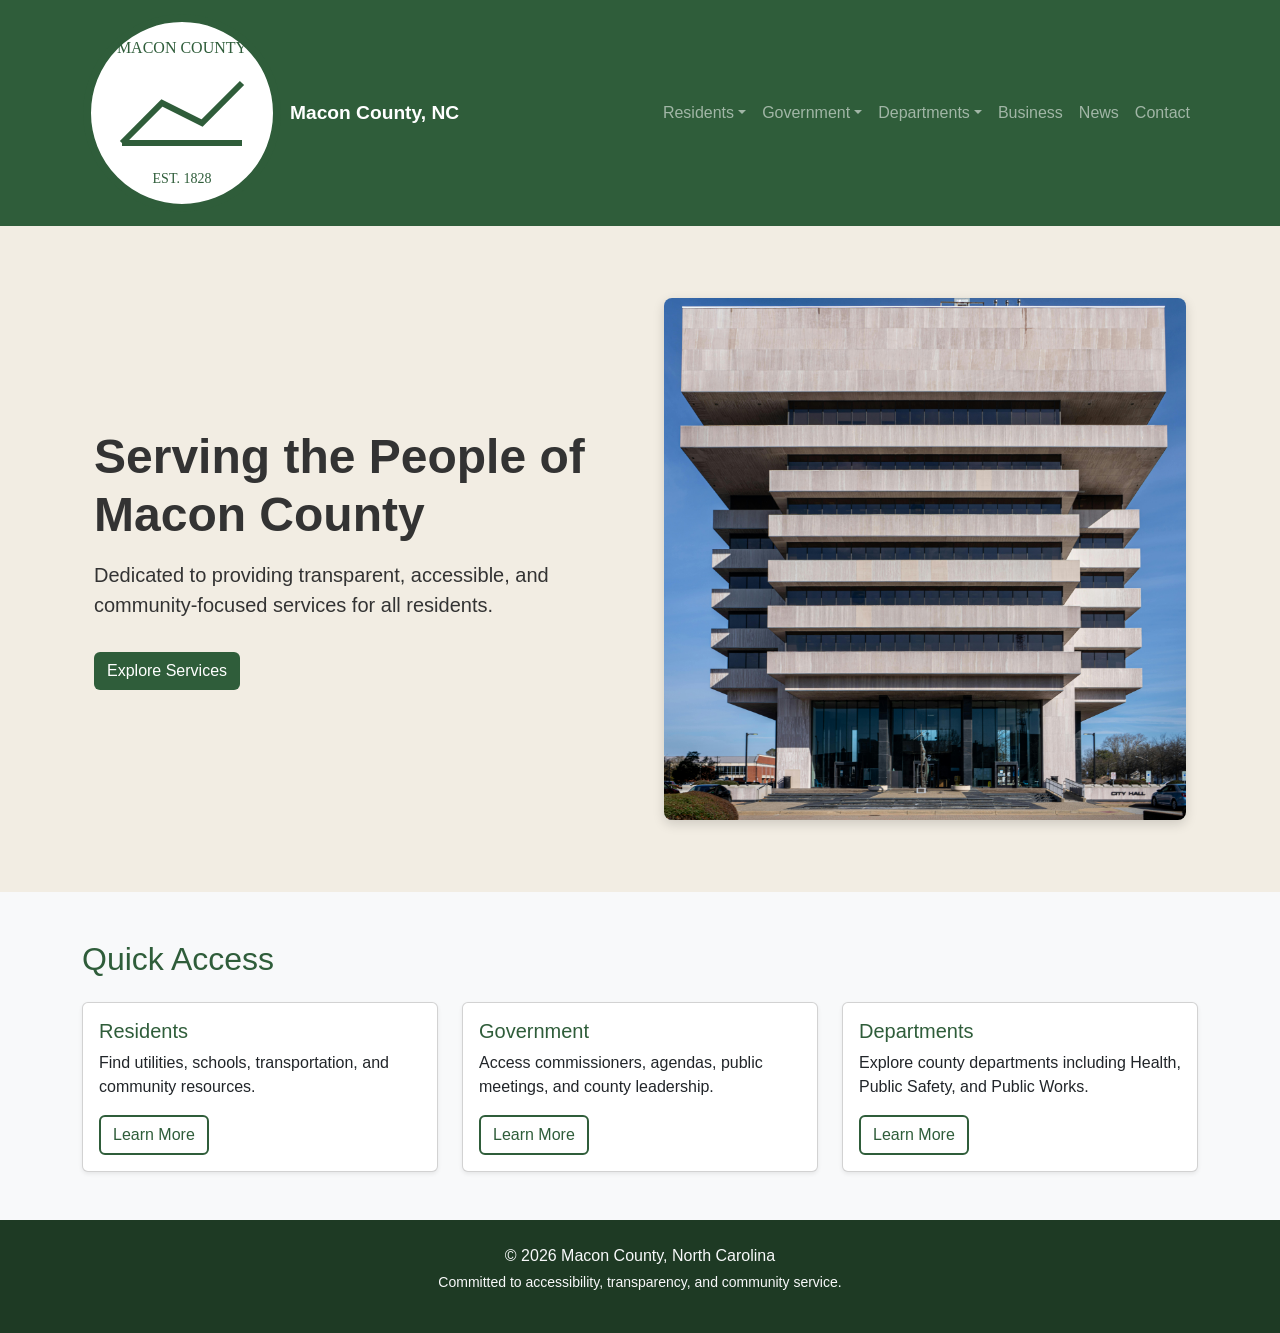
<file: Macon-county/index.html>
<!DOCTYPE html>
<html lang="en">
<head>
    <meta charset="UTF-8">
    <meta name="viewport" content="width=device-width, initial-scale=1">
    <title>Macon County, NC | Official Website</title>

    <!-- Bootstrap 5 CDN -->
    <link href="https://cdn.jsdelivr.net/npm/bootstrap@5.3.2/dist/css/bootstrap.min.css" rel="stylesheet">

    <!-- Custom Styles -->
    <link rel="stylesheet" href="CSS-style.css">
</head>

<body>

<!-- NAVBAR -->
<nav class="navbar navbar-expand-lg navbar-dark bg-forest">
    <div class="container">
        <a class="navbar-brand d-flex align-items-center" href="index.html">
            <img src="images/SVG-seal.svg" alt="Macon County Seal" class="seal-logo me-2">
            <span>Macon County, NC</span>
        </a>

        <button class="navbar-toggler" type="button" data-bs-toggle="collapse" data-bs-target="#mainNav">
            <span class="navbar-toggler-icon"></span>
        </button>

        <div class="collapse navbar-collapse" id="mainNav">
            <ul class="navbar-nav ms-auto">

                <!-- Residents -->
                <li class="nav-item dropdown">
                    <a class="nav-link dropdown-toggle" href="residents.html" data-bs-toggle="dropdown">Residents</a>
                    <ul class="dropdown-menu">
                        <li><a class="dropdown-item" href="residents.html#utilities">Utilities</a></li>
                        <li><a class="dropdown-item" href="residents.html#schools">Schools</a></li>
                        <li><a class="dropdown-item" href="residents.html#transportation">Transportation</a></li>
                    </ul>
                </li>

                <!-- Government -->
                <li class="nav-item dropdown">
                    <a class="nav-link dropdown-toggle" href="government.html" data-bs-toggle="dropdown">Government</a>
                    <ul class="dropdown-menu">
                        <li><a class="dropdown-item" href="government.html#commissioners">Commissioners</a></li>
                        <li><a class="dropdown-item" href="government.html#meetings">Meetings & Agendas</a></li>
                    </ul>
                </li>

                <!-- Departments -->
                <li class="nav-item dropdown">
                    <a class="nav-link dropdown-toggle" href="departments.html" data-bs-toggle="dropdown">Departments</a>
                    <ul class="dropdown-menu">
                        <li><a class="dropdown-item" href="departments.html#health">Health</a></li>
                        <li><a class="dropdown-item" href="departments.html#publicsafety">Public Safety</a></li>
                        <li><a class="dropdown-item" href="departments.html#publicworks">Public Works</a></li>
                    </ul>
                </li>

                <li class="nav-item"><a class="nav-link" href="business.html">Business</a></li>
                <li class="nav-item"><a class="nav-link" href="news.html">News</a></li>
                <li class="nav-item"><a class="nav-link" href="contact.html">Contact</a></li>

            </ul>
        </div>
    </div>
</nav>

<!-- HERO SECTION -->
<section class="hero-split">
    <div class="container py-5">
        <div class="row align-items-center">

            <!-- Left Text -->
            <div class="col-lg-6 p-4 hero-left">
                <h1 class="display-5 fw-bold">Serving the People of Macon County</h1>
                <p class="lead mt-3">
                    Dedicated to providing transparent, accessible, and community‑focused services for all residents.
                </p>
                <a href="residents.html" class="btn btn-forest mt-3">Explore Services</a>
            </div>

            <!-- Right Image -->
            <div class="col-lg-6 p-4 text-center">
                <img src="images/civic-building.jpg" alt="Modern Civic Building" class="img-fluid hero-img">
            </div>

        </div>
    </div>
</section>

<!-- FEATURED SECTIONS -->
<section class="py-5 bg-light">
    <div class="container">
        <h2 class="mb-4 text-forest">Quick Access</h2>

        <div class="row g-4">
            <div class="col-md-4">
                <div class="card shadow-sm h-100">
                    <div class="card-body">
                        <h5 class="card-title text-forest">Residents</h5>
                        <p>Find utilities, schools, transportation, and community resources.</p>
                        <a href="residents.html" class="btn btn-outline-forest">Learn More</a>
                    </div>
                </div>
            </div>

            <div class="col-md-4">
                <div class="card shadow-sm h-100">
                    <div class="card-body">
                        <h5 class="card-title text-forest">Government</h5>
                        <p>Access commissioners, agendas, public meetings, and county leadership.</p>
                        <a href="government.html" class="btn btn-outline-forest">Learn More</a>
                    </div>
                </div>
            </div>

            <div class="col-md-4">
                <div class="card shadow-sm h-100">
                    <div class="card-body">
                        <h5 class="card-title text-forest">Departments</h5>
                        <p>Explore county departments including Health, Public Safety, and Public Works.</p>
                        <a href="departments.html" class="btn btn-outline-forest">Learn More</a>
                    </div>
                </div>
            </div>
        </div>

    </div>
</section>

<!-- FOOTER -->
<footer class="footer bg-pine text-light py-4">
    <div class="container text-center">
        <p class="mb-1">© 2026 Macon County, North Carolina</p>
        <p class="small">Committed to accessibility, transparency, and community service.</p>
    </div>
</footer>

<!-- Bootstrap JS -->
<script src="https://cdn.jsdelivr.net/npm/bootstrap@5.3.2/dist/js/bootstrap.bundle.min.js"></script>
<script src="JS-scripts.js"></script>

</body>
</html>
</file>
<file: Macon-county/CSS-style.css>
/* COLOR PALETTE */
:root {
    --forest: #2F5D3A;
    --pine: #1E3A24;
    --sand: #D9CBB3;
    --clay: #F2EDE3;
    --gray: #F7F7F7;
    --charcoal: #333333;
    --gold: #C9A227;
}

/* GLOBAL */
body {
    font-family: "Segoe UI", sans-serif;
    color: var(--charcoal);
    background-color: white;
}

.text-forest { color: var(--forest); }
.bg-forest { background-color: var(--forest); }
.bg-pine { background-color: var(--pine); }

.btn-forest {
    background-color: var(--forest);
    color: white;
}
.btn-forest:hover {
    background-color: var(--pine);
}

.btn-outline-forest {
    border: 2px solid var(--forest);
    color: var(--forest);
}
.btn-outline-forest:hover {
    background-color: var(--forest);
    color: white;
}

/* NAVBAR */
.navbar-brand span {
    font-weight: 600;
    font-size: 1.2rem;
}

.seal-logo {
    width: 200px;
    height: 200px;
}

/* HERO */
.hero-split {
    background-color: var(--clay);
}

.hero-left {
    background-color: var(--clay);
}

.hero-img {
    border-radius: 8px;
    box-shadow: 0 4px 12px rgba(0,0,0,0.15);
}

/* FOOTER */
.footer {
    background-color: var(--pine);
    color: var(--sand);
}
</file>
